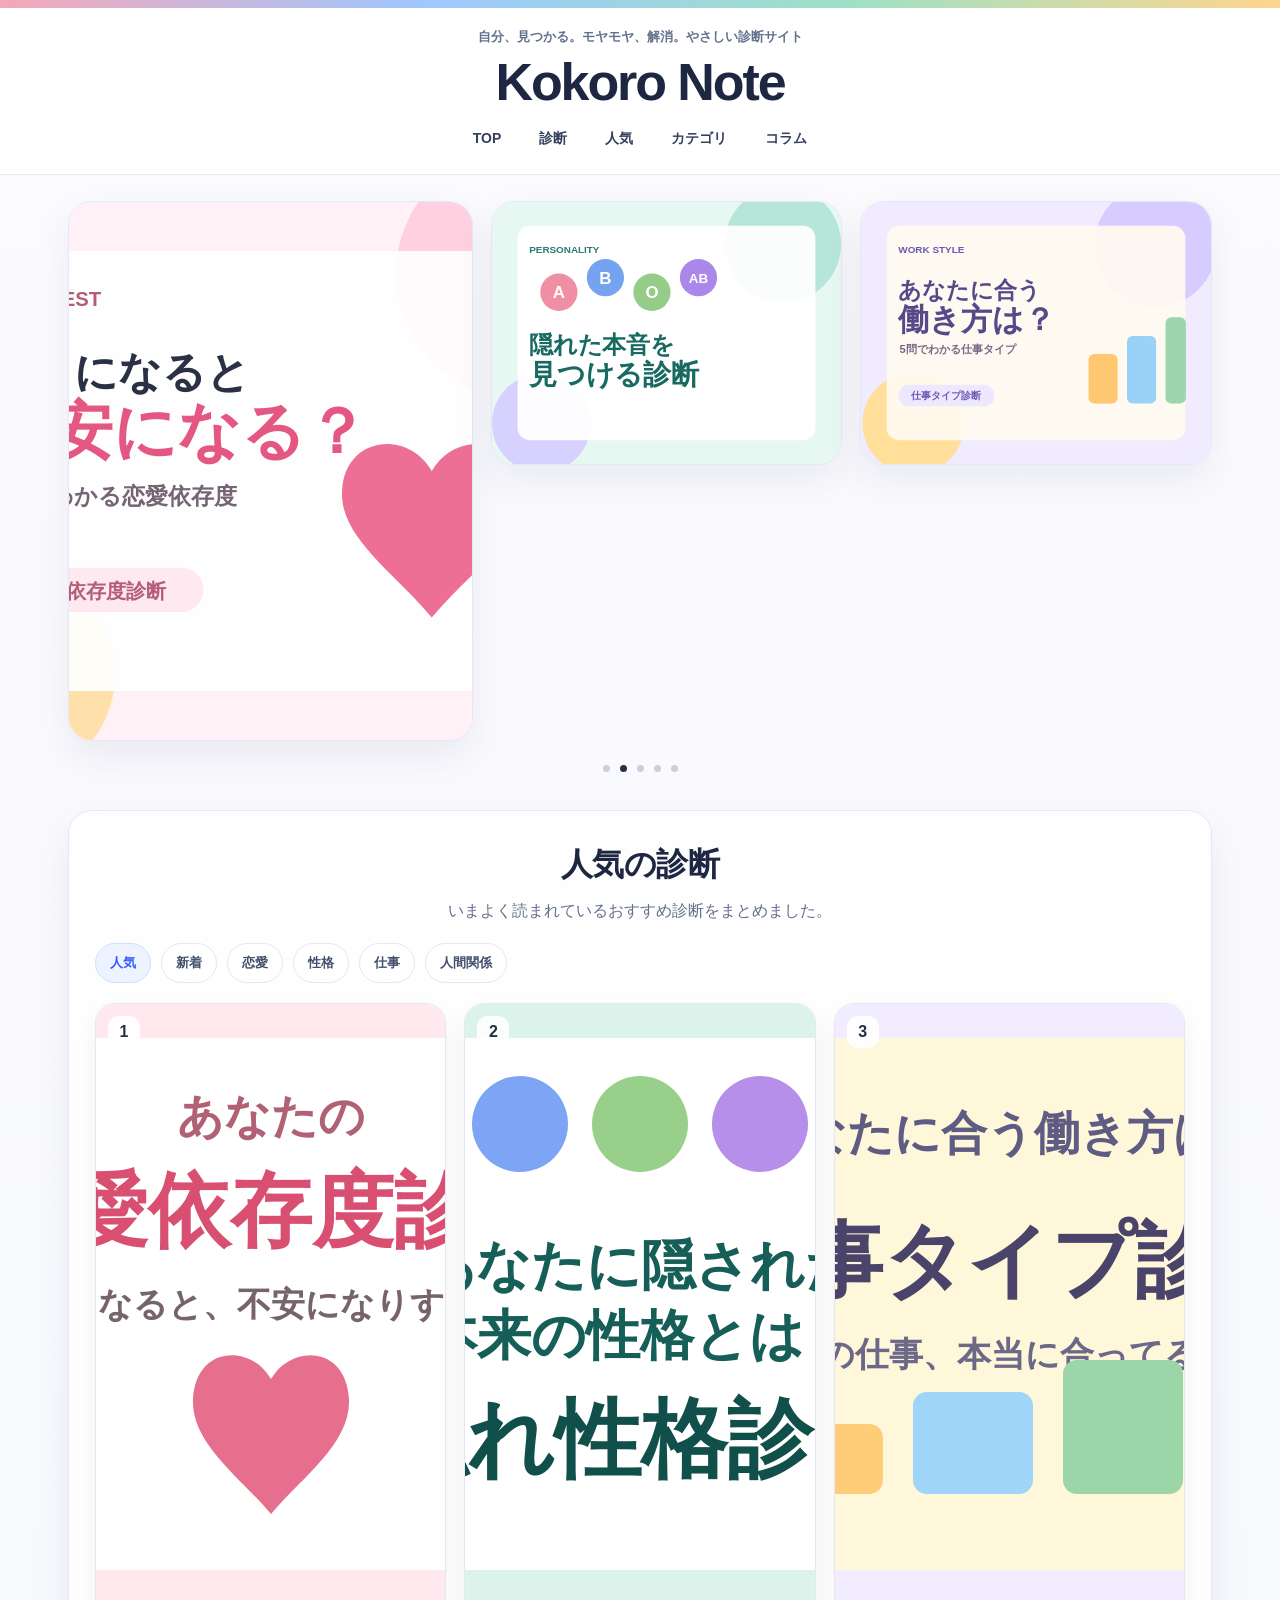
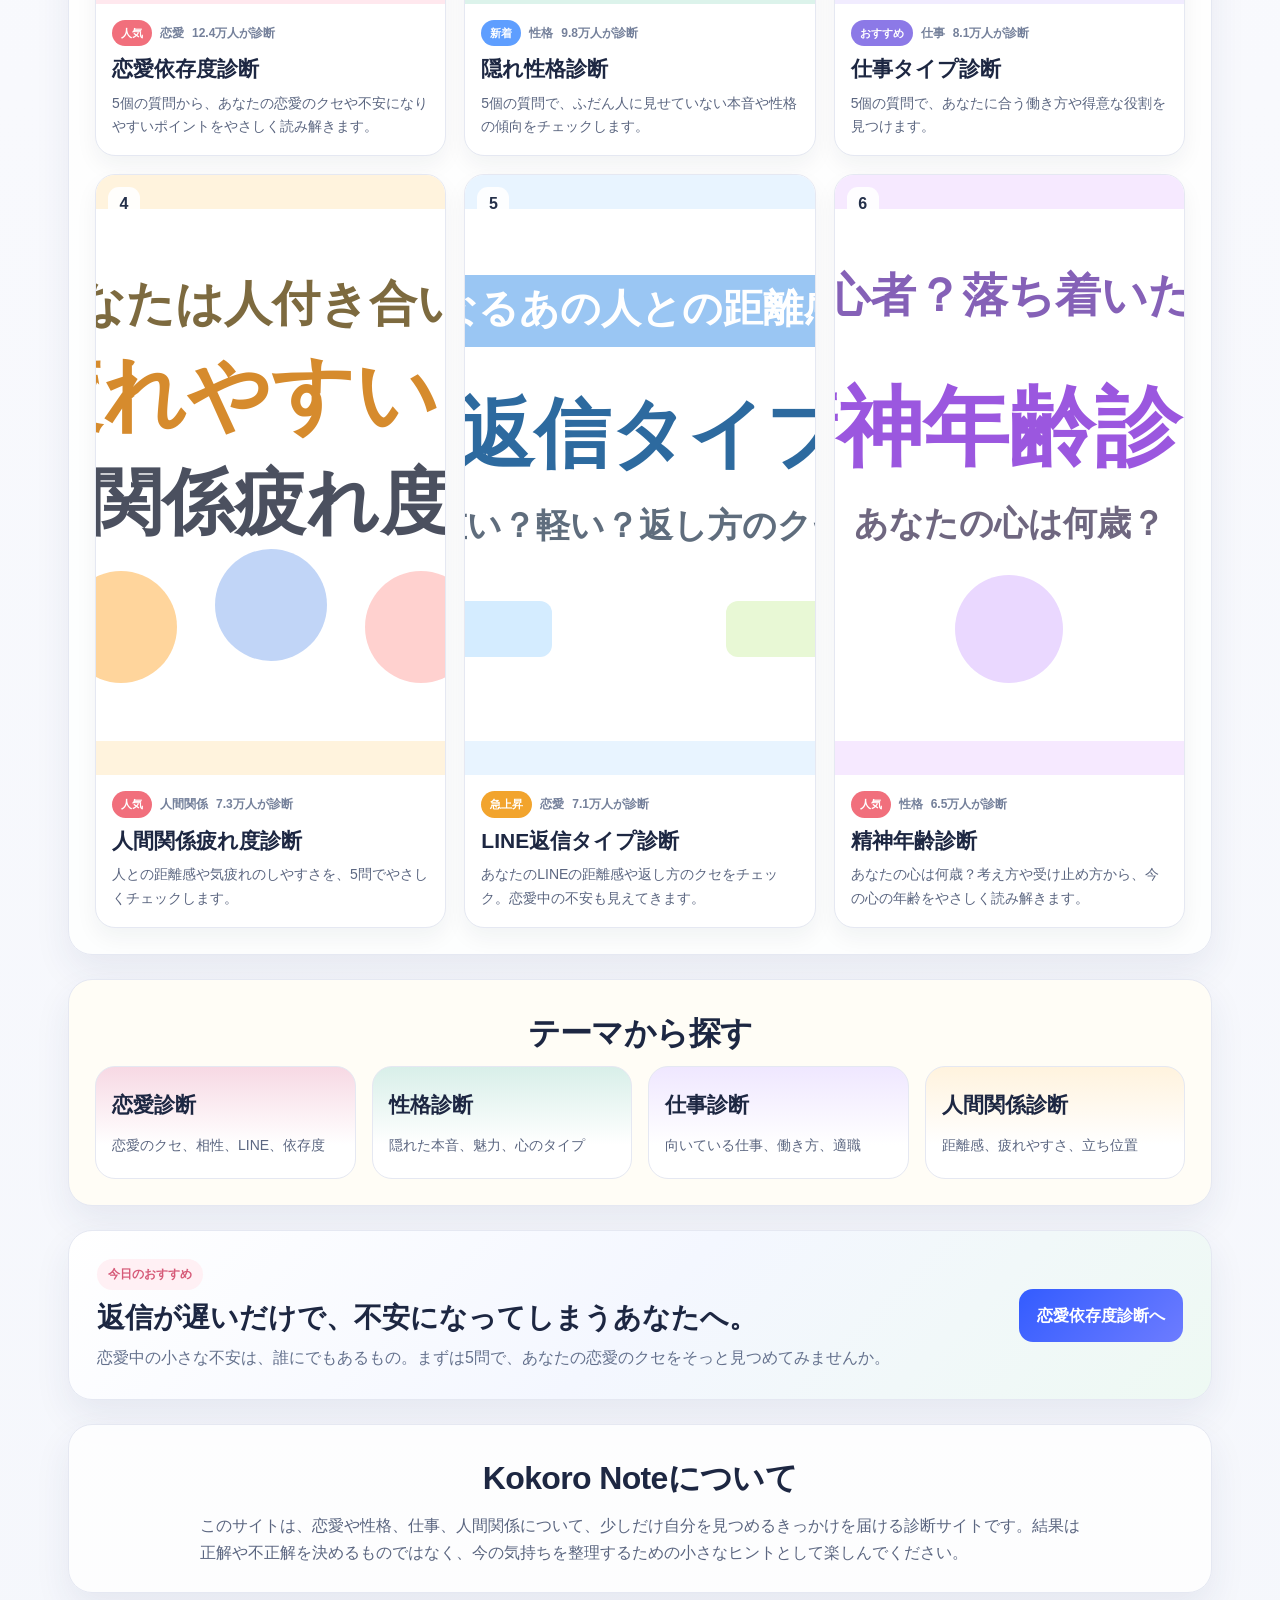
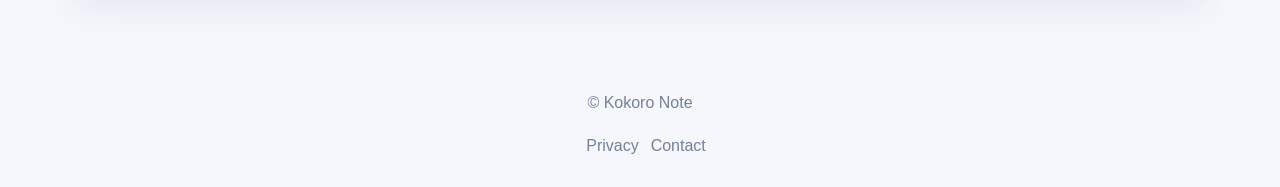
<file: index.html>
<!doctype html>
<html lang="ja">
<head>
<meta charset="utf-8" />
<meta name="viewport" content="width=device-width,initial-scale=1" />
<title>Kokoro Note｜恋愛・性格・仕事の無料診断サイト</title>
<meta name="description" content="恋愛、性格、仕事、人間関係など、気になるテーマから今のあなたをやさしく読み解く無料診断サイトです。" />
<meta name="robots" content="index,follow,max-image-preview:large" />
<link rel="canonical" href="https://your-domain.com/" />
<meta property="og:title" content="Kokoro Note｜無料診断サイト" />
<meta property="og:description" content="恋愛、性格、仕事、人間関係の無料診断サイトです。" />
<meta property="og:image" content="assets/images/banner-love.svg" />
<meta name="twitter:card" content="summary_large_image" />
<link rel="stylesheet" href="style.css" />
</head>
<body>
<div class="top-stripe"></div>
<header class="site-header">
<p class="mini-tagline">自分、見つかる。モヤモヤ、解消。やさしい診断サイト</p>
<a class="logo" href="index.html">Kokoro Note</a>
<nav class="main-nav"><a href="index.html">TOP</a><a href="#ranking">診断</a><a href="#ranking">人気</a><a href="#categories">カテゴリ</a><a href="#about">コラム</a></nav>
</header>
<main class="page-wrap">
<section class="hero-banners" id="hero-banners"></section>
<div class="slider-dots"><span></span><span class="active"></span><span></span><span></span><span></span></div>
<section class="section-block" id="ranking">
<h2 class="section-title">人気の診断</h2>
<p class="section-subtitle">いまよく読まれているおすすめ診断をまとめました。</p>
<div class="chip-row"><button class="chip active">人気</button><button class="chip">新着</button><button class="chip">恋愛</button><button class="chip">性格</button><button class="chip">仕事</button><button class="chip">人間関係</button></div>
<div id="test-grid" class="test-grid"></div>
</section>
<section class="section-block pale" id="categories">
<h2 class="section-title">テーマから探す</h2>
<div class="category-grid">
<a class="category-box love" href="#ranking"><strong>恋愛診断</strong><span>恋愛のクセ、相性、LINE、依存度</span></a>
<a class="category-box personality" href="#ranking"><strong>性格診断</strong><span>隠れた本音、魅力、心のタイプ</span></a>
<a class="category-box work" href="#ranking"><strong>仕事診断</strong><span>向いている仕事、働き方、適職</span></a>
<a class="category-box relationship" href="#ranking"><strong>人間関係診断</strong><span>距離感、疲れやすさ、立ち位置</span></a>
</div>
</section>
<section class="recommend-strip">
<div class="recommend-copy"><span class="recommend-label">今日のおすすめ</span><h3>返信が遅いだけで、不安になってしまうあなたへ。</h3><p>恋愛中の小さな不安は、誰にでもあるもの。まずは5問で、あなたの恋愛のクセをそっと見つめてみませんか。</p></div>
<a class="cta-btn" href="tests/renai-izon.html">恋愛依存度診断へ</a>
</section>
<section class="section-block about-block" id="about">
<h2 class="section-title">Kokoro Noteについて</h2>
<p>このサイトは、恋愛や性格、仕事、人間関係について、少しだけ自分を見つめるきっかけを届ける診断サイトです。結果は正解や不正解を決めるものではなく、今の気持ちを整理するための小さなヒントとして楽しんでください。</p>
</section>
</main>
<footer class="site-footer"><p>© Kokoro Note</p><a href="privacy.html">Privacy</a><a href="contact.html">Contact</a></footer>
<script src="script.js"></script>
</body>
</html>
</file>
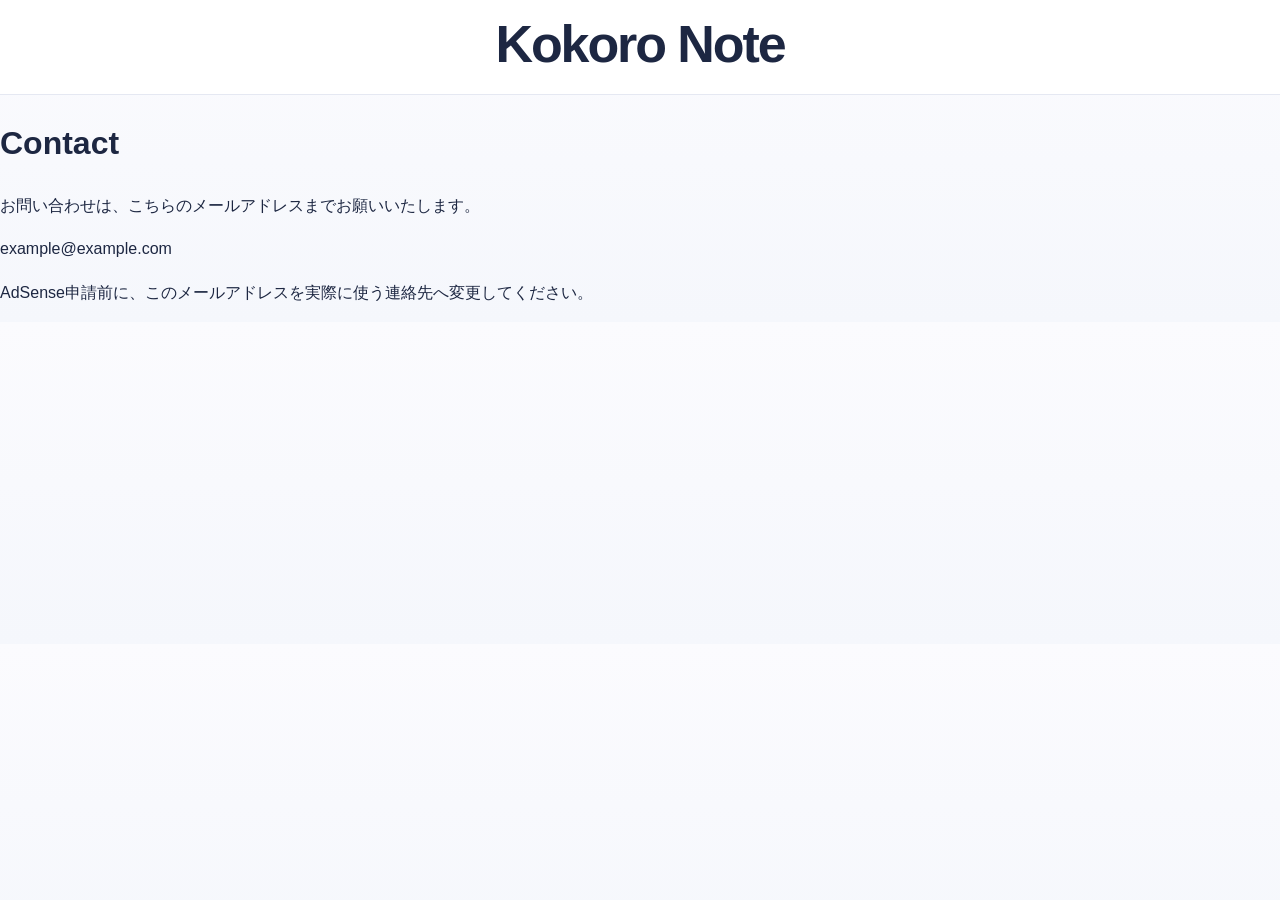
<file: contact.html>
<!doctype html>
<html lang="ja">
<head><meta charset="utf-8"><meta name="viewport" content="width=device-width,initial-scale=1"><title>Contact｜Kokoro Note</title><meta name="robots" content="index,follow"><link rel="stylesheet" href="style.css"></head>
<body><header class="site-header"><a class="logo" href="index.html">Kokoro Note</a></header><main class="section"><div class="about-box"><h1>Contact</h1><p>お問い合わせは、こちらのメールアドレスまでお願いいたします。</p><p>example@example.com</p><p>AdSense申請前に、このメールアドレスを実際に使う連絡先へ変更してください。</p></div></main></body></html>
</file>
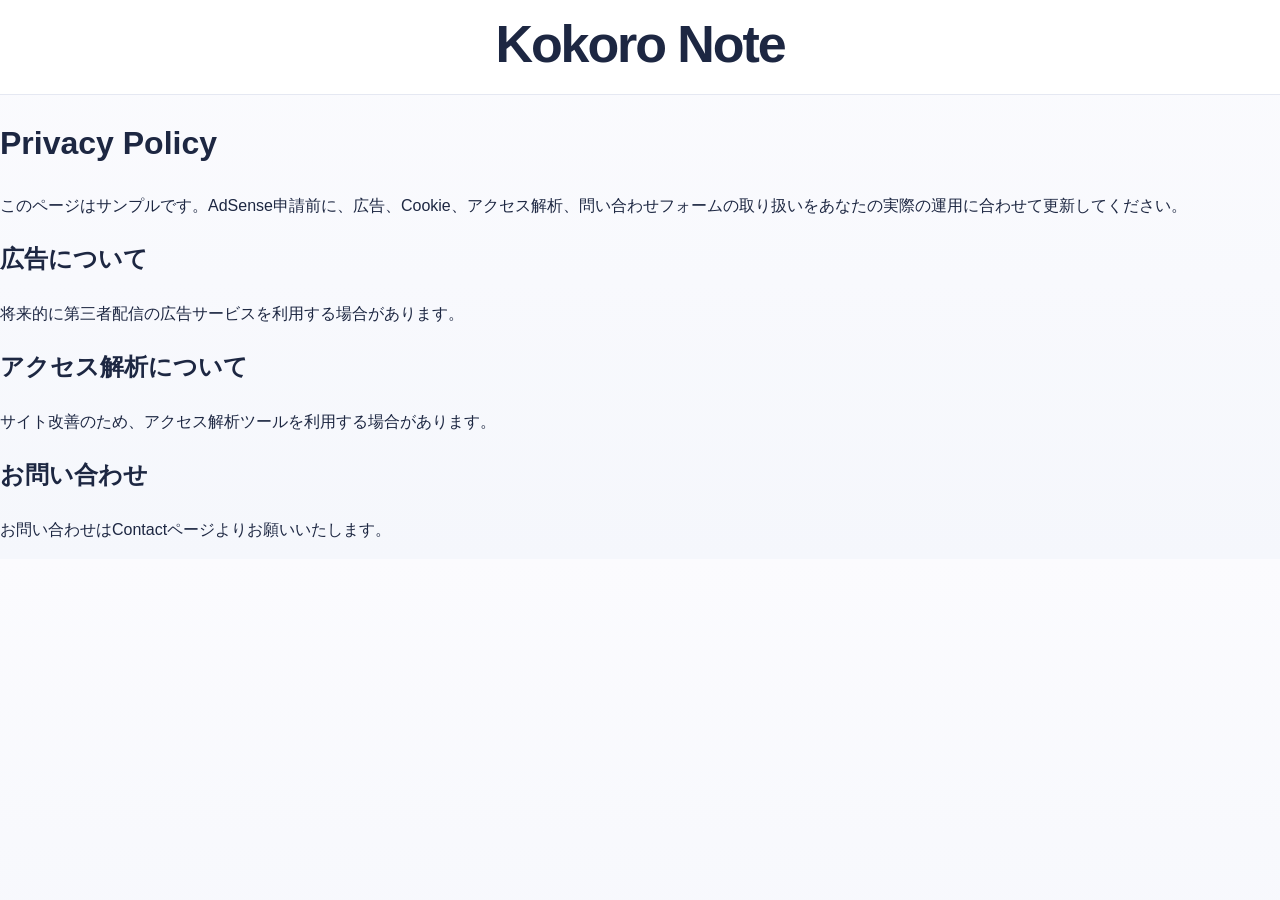
<file: privacy.html>
<!doctype html>
<html lang="ja">
<head><meta charset="utf-8"><meta name="viewport" content="width=device-width,initial-scale=1"><title>Privacy Policy｜Kokoro Note</title><meta name="robots" content="index,follow"><link rel="stylesheet" href="style.css"></head>
<body><header class="site-header"><a class="logo" href="index.html">Kokoro Note</a></header><main class="section"><div class="about-box"><h1>Privacy Policy</h1><p>このページはサンプルです。AdSense申請前に、広告、Cookie、アクセス解析、問い合わせフォームの取り扱いをあなたの実際の運用に合わせて更新してください。</p><h2>広告について</h2><p>将来的に第三者配信の広告サービスを利用する場合があります。</p><h2>アクセス解析について</h2><p>サイト改善のため、アクセス解析ツールを利用する場合があります。</p><h2>お問い合わせ</h2><p>お問い合わせはContactページよりお願いいたします。</p></div></main></body></html>
</file>
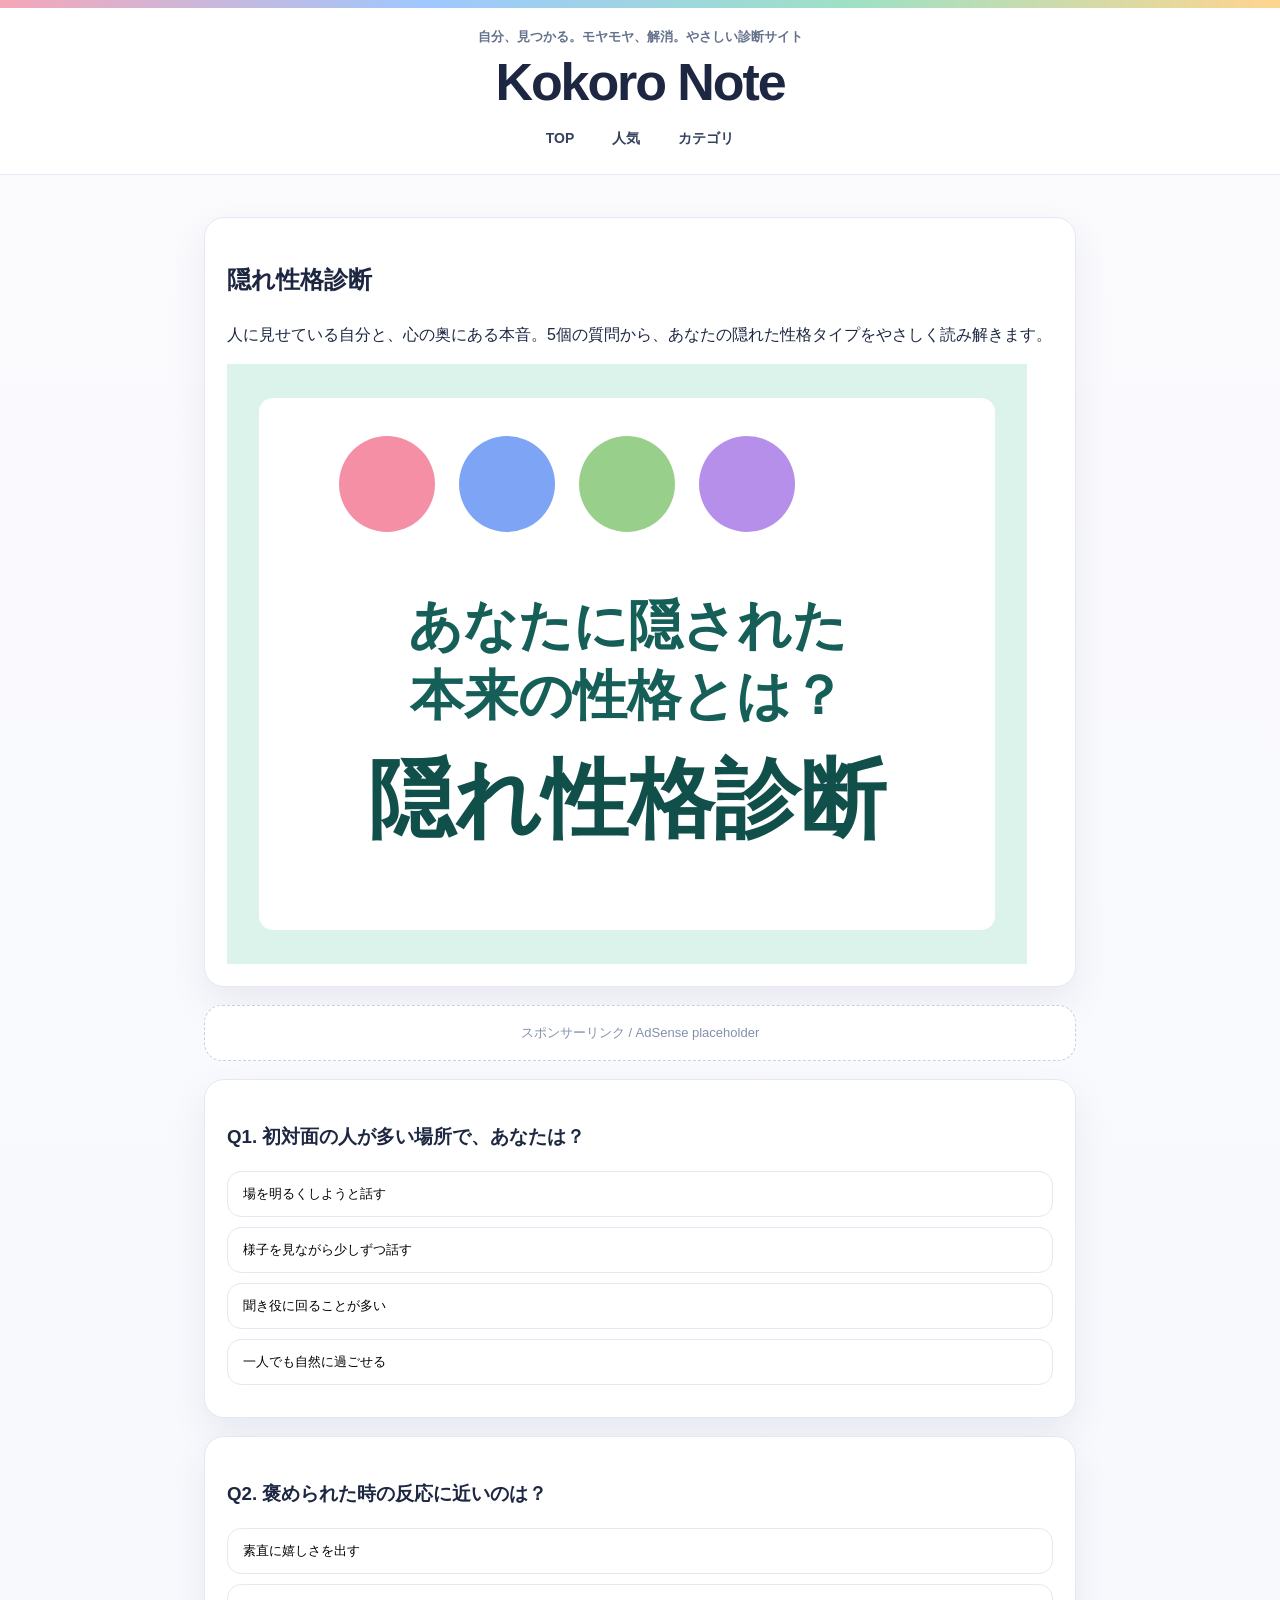
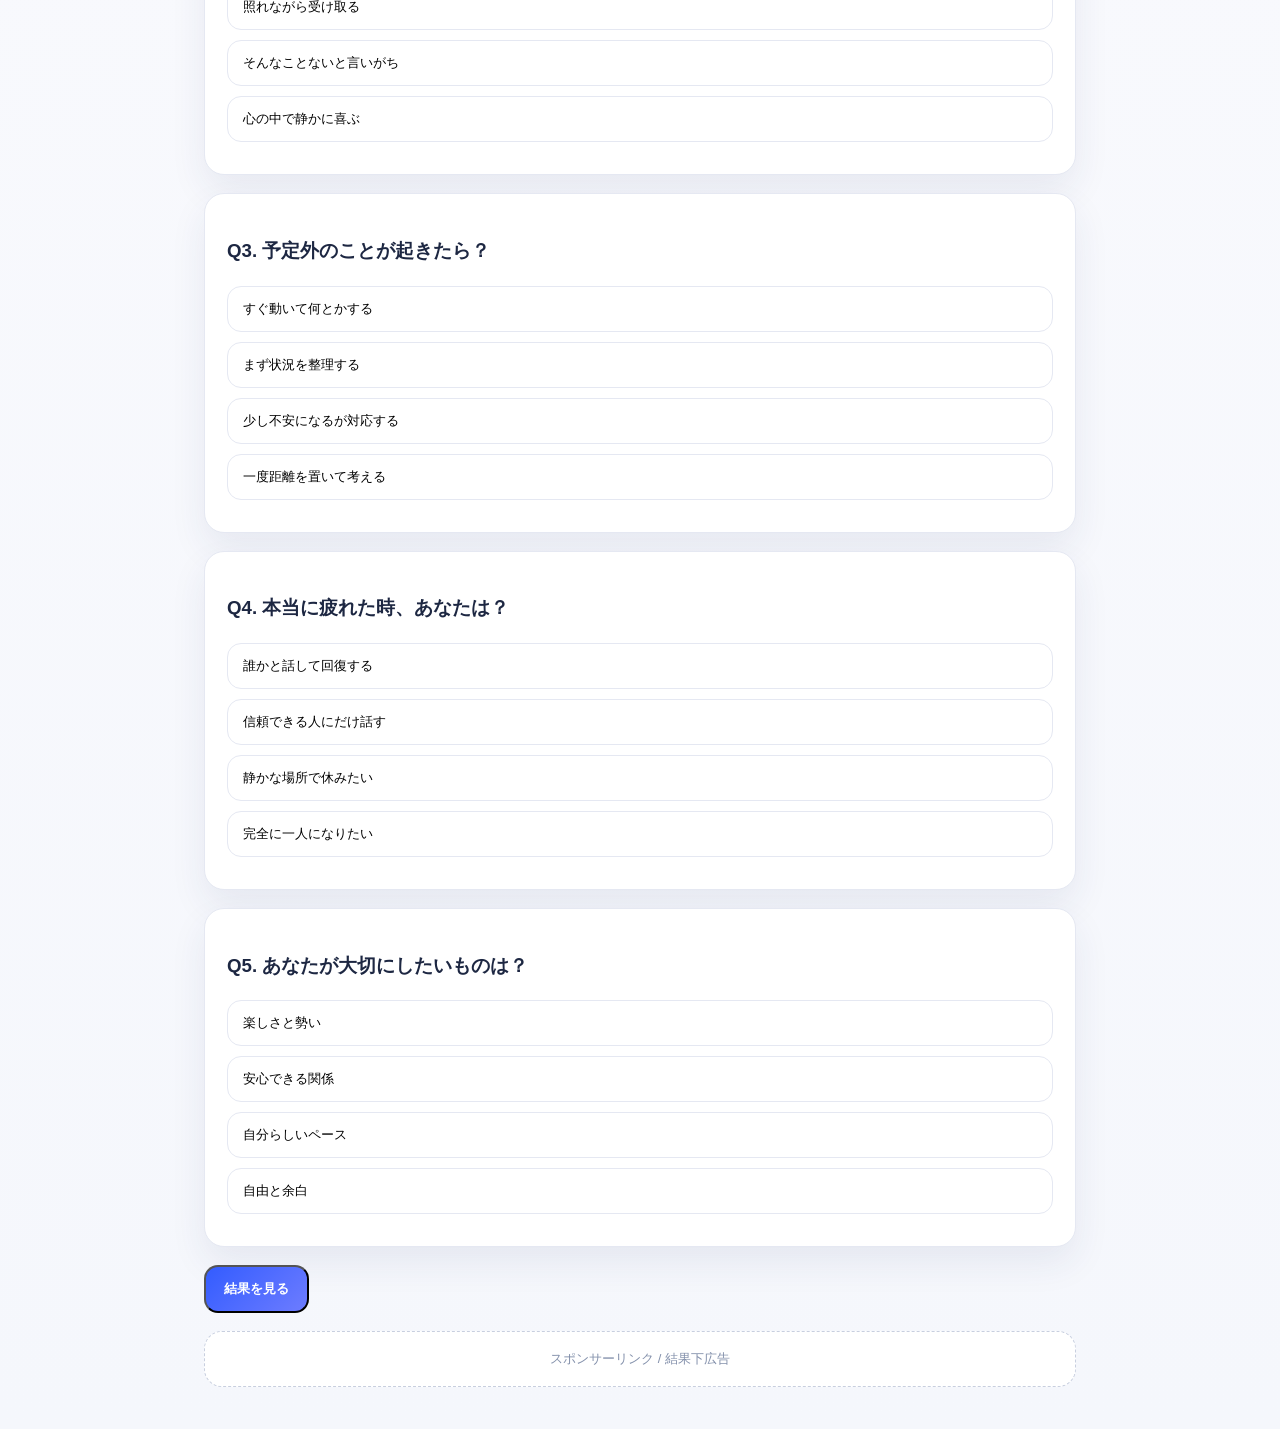
<file: tests/kakure-seikaku.html>
<!doctype html>
<html lang="ja">
<head><meta charset="utf-8" /><meta name="viewport" content="width=device-width, initial-scale=1" /><title>隠れ性格診断｜5問でわかる本当のあなた</title><meta name="description" content="5個の質問で、ふだん人に見せていない本音や性格の傾向をやさしく診断します。" /><link rel="stylesheet" href="../style.css" /></head>
<body class="quiz-page">
<div class="top-stripe"></div>
<header class="site-header"><p class="mini-tagline">自分、見つかる。モヤモヤ、解消。やさしい診断サイト</p><a class="logo" href="../index.html">Kokoro Note</a><nav class="main-nav"><a href="../index.html">TOP</a><a href="../index.html#ranking">人気</a><a href="../index.html#categories">カテゴリ</a></nav></header>
<main>
<section class="quiz-hero"><h1>隠れ性格診断</h1><p class="lead">人に見せている自分と、心の奥にある本音。5個の質問から、あなたの隠れた性格タイプをやさしく読み解きます。</p><img src="../assets/images/thumb-personality.svg" alt="隠れ性格診断のイメージ画像" width="800" height="600" /></section>
<div class="ad-slot">スポンサーリンク / AdSense placeholder</div><form id="quiz"></form><button id="showResult" class="cta-btn" type="button">結果を見る</button><section id="result" class="result-box"></section><div class="ad-slot">スポンサーリンク / 結果下広告</div>
</main>
<script>
const questions=[
{q:'初対面の人が多い場所で、あなたは？',a:[['場を明るくしようと話す','A'],['様子を見ながら少しずつ話す','B'],['聞き役に回ることが多い','C'],['一人でも自然に過ごせる','D']]},
{q:'褒められた時の反応に近いのは？',a:[['素直に嬉しさを出す','A'],['照れながら受け取る','B'],['そんなことないと言いがち','C'],['心の中で静かに喜ぶ','D']]},
{q:'予定外のことが起きたら？',a:[['すぐ動いて何とかする','A'],['まず状況を整理する','B'],['少し不安になるが対応する','C'],['一度距離を置いて考える','D']]},
{q:'本当に疲れた時、あなたは？',a:[['誰かと話して回復する','A'],['信頼できる人にだけ話す','B'],['静かな場所で休みたい','C'],['完全に一人になりたい','D']]},
{q:'あなたが大切にしたいものは？',a:[['楽しさと勢い','A'],['安心できる関係','B'],['自分らしいペース','C'],['自由と余白','D']]}
];
const results={A:{name:'明るさで場を動かすタイプ',text:'あなたの隠れた魅力は、周囲の空気を少し軽くできるところ。表では気楽に見えても、実は人の反応をよく見ている繊細さもあります。勢いだけで頑張りすぎず、自分が安心できる場所も大切にすると、魅力がより自然に出てきます。'},B:{name:'空気を読めるバランスタイプ',text:'あなたは相手や場の雰囲気を見ながら、自然に距離を調整できる人です。強く主張しすぎない分、周りから信頼されやすい一方で、本音を後回しにしがちなところも。小さな希望から言葉にしてみると、もっと楽になります。'},C:{name:'やさしく深く考えるタイプ',text:'あなたは人の気持ちに敏感で、細かな変化にも気づきやすい人です。聞き役になることが多いかもしれませんが、その落ち着きは大きな魅力です。ただし、抱え込みすぎには注意。疲れた時は、無理に明るくしなくても大丈夫です。'},D:{name:'静かな自由を大切にするタイプ',text:'あなたは自分の世界を大切にできる人です。人に流されず、必要な距離を保てる強さがあります。一方で、周りからは少し近寄りにくく見えることも。信頼できる人には、少しだけ感情を見せると関係が深まりやすくなります。'}};
const form=document.querySelector('#quiz');form.innerHTML=questions.map((item,i)=>`<div class="question"><h3>Q${i+1}. ${item.q}</h3>${item.a.map(([text,type])=>`<button type="button" class="option" data-q="${i}" data-type="${type}">${text}</button>`).join('')}</div>`).join('');
document.addEventListener('click',e=>{if(!e.target.classList.contains('option'))return;const q=e.target.dataset.q;document.querySelectorAll(`.option[data-q="${q}"]`).forEach(b=>b.classList.remove('selected'));e.target.classList.add('selected');});
document.querySelector('#showResult').addEventListener('click',()=>{const scores={A:0,B:0,C:0,D:0};document.querySelectorAll('.option.selected').forEach(b=>scores[b.dataset.type]++);if(document.querySelectorAll('.option.selected').length<questions.length){alert('すべての質問に答えてください。');return;}const top=Object.entries(scores).sort((a,b)=>b[1]-a[1])[0][0];const r=results[top];const box=document.querySelector('#result');box.innerHTML=`<h2>${r.name}</h2><p>${r.text}</p><p><a class="cta-btn" href="../index.html#ranking">他の診断を見る</a></p>`;box.classList.add('show');box.scrollIntoView({behavior:'smooth'});});
</script>
</body></html>
</file>
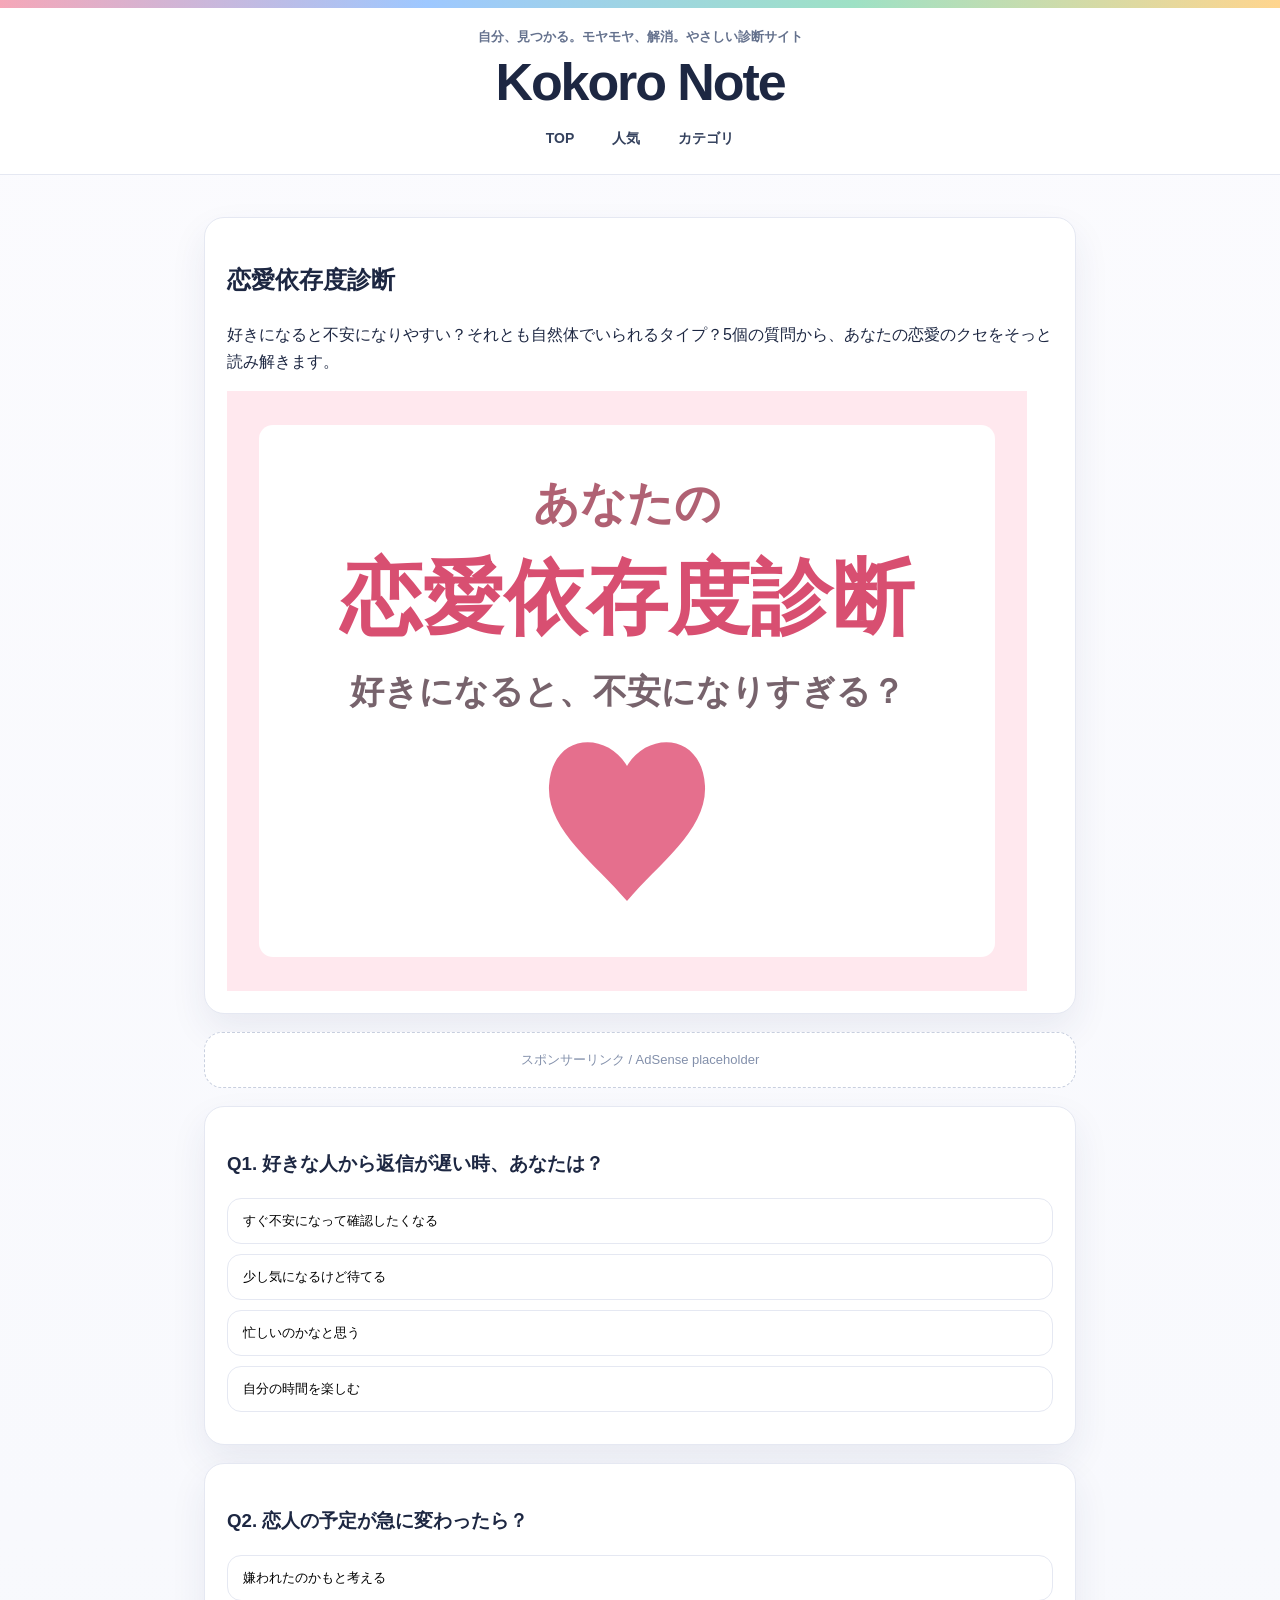
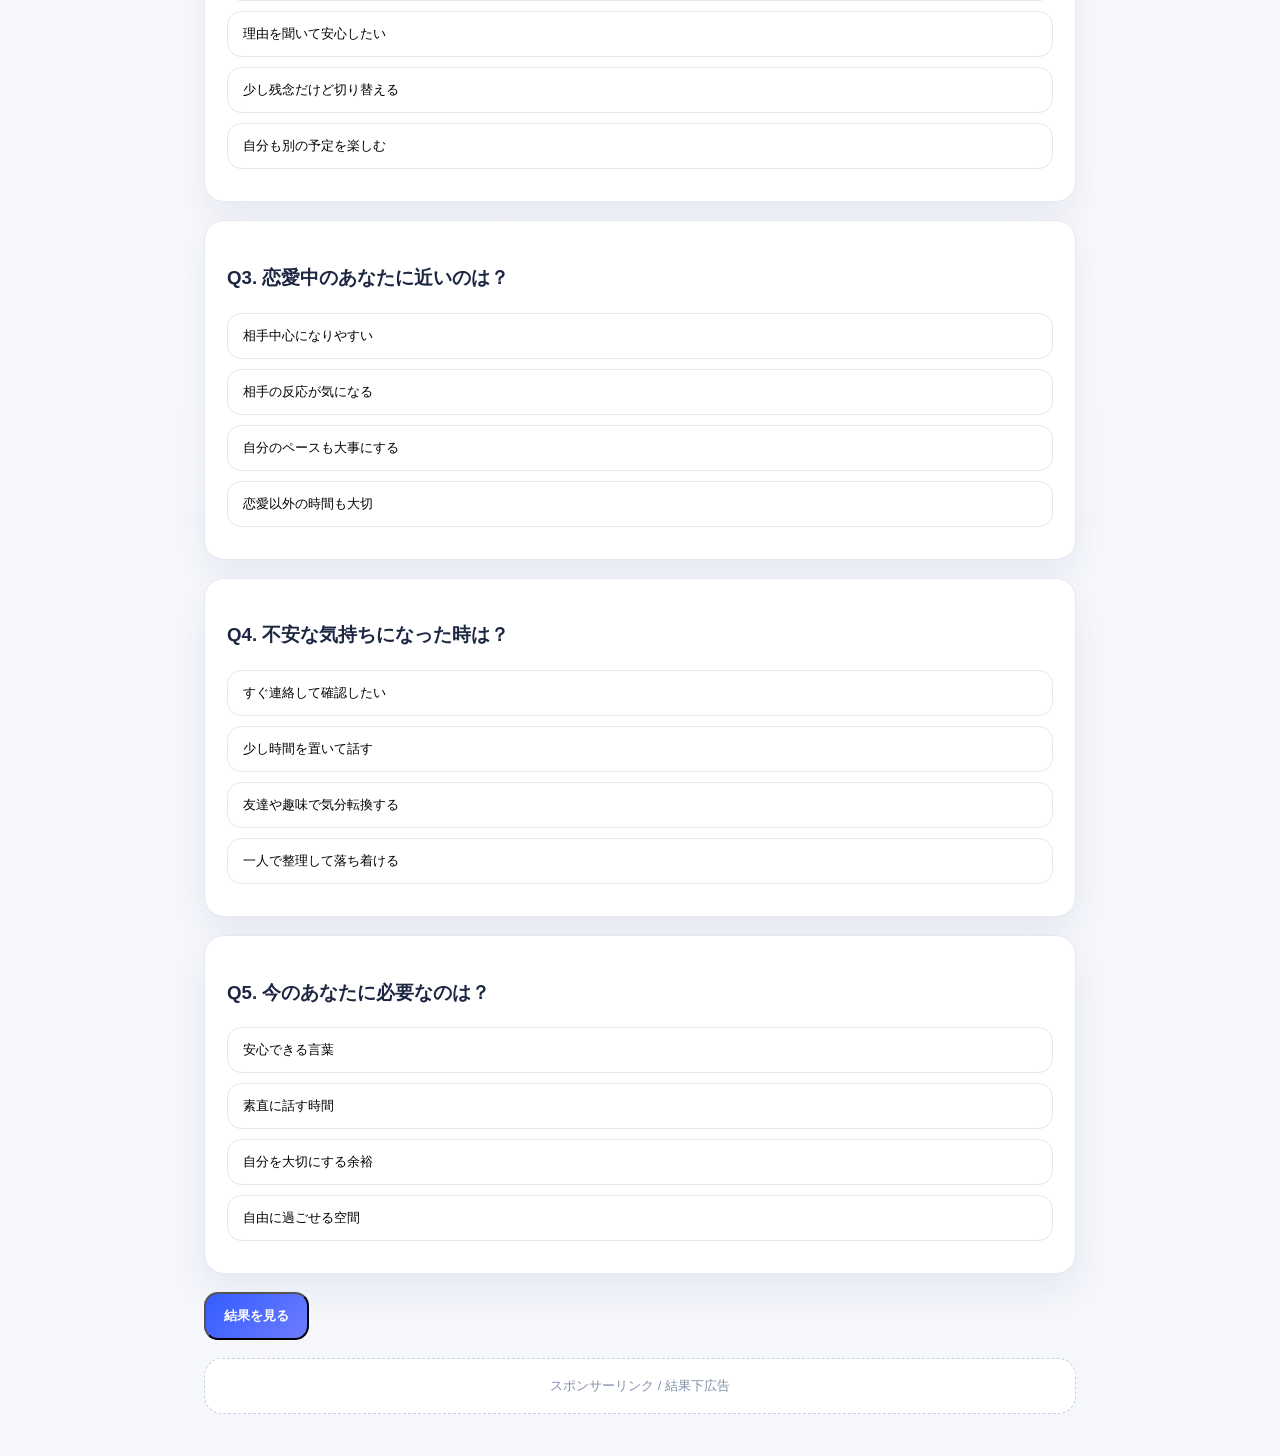
<file: tests/renai-izon.html>
<!doctype html>
<html lang="ja">
<head>
<meta charset="utf-8" />
<meta name="viewport" content="width=device-width, initial-scale=1" />
<title>恋愛依存度診断｜5問でわかるあなたの恋愛傾向</title>
<meta name="description" content="5個の質問から、あなたの恋愛依存度や不安になりやすいポイントをやさしく診断します。" />
<link rel="stylesheet" href="../style.css" />
</head>
<body class="quiz-page">
<div class="top-stripe"></div>
<header class="site-header"><p class="mini-tagline">自分、見つかる。モヤモヤ、解消。やさしい診断サイト</p><a class="logo" href="../index.html">Kokoro Note</a><nav class="main-nav"><a href="../index.html">TOP</a><a href="../index.html#ranking">人気</a><a href="../index.html#categories">カテゴリ</a></nav></header>
<main>
<section class="quiz-hero"><h1>恋愛依存度診断</h1><p class="lead">好きになると不安になりやすい？それとも自然体でいられるタイプ？5個の質問から、あなたの恋愛のクセをそっと読み解きます。</p><img src="../assets/images/thumb-love.svg" alt="恋愛依存度診断のイメージ画像" width="800" height="600" /></section>
<div class="ad-slot">スポンサーリンク / AdSense placeholder</div>
<form id="quiz"></form>
<button id="showResult" class="cta-btn" type="button">結果を見る</button>
<section id="result" class="result-box"></section>
<div class="ad-slot">スポンサーリンク / 結果下広告</div>
</main>
<script>
const questions=[
{q:'好きな人から返信が遅い時、あなたは？',a:[['すぐ不安になって確認したくなる','A'],['少し気になるけど待てる','B'],['忙しいのかなと思う','C'],['自分の時間を楽しむ','D']]},
{q:'恋人の予定が急に変わったら？',a:[['嫌われたのかもと考える','A'],['理由を聞いて安心したい','B'],['少し残念だけど切り替える','C'],['自分も別の予定を楽しむ','D']]},
{q:'恋愛中のあなたに近いのは？',a:[['相手中心になりやすい','A'],['相手の反応が気になる','B'],['自分のペースも大事にする','C'],['恋愛以外の時間も大切','D']]},
{q:'不安な気持ちになった時は？',a:[['すぐ連絡して確認したい','A'],['少し時間を置いて話す','B'],['友達や趣味で気分転換する','C'],['一人で整理して落ち着ける','D']]},
{q:'今のあなたに必要なのは？',a:[['安心できる言葉','A'],['素直に話す時間','B'],['自分を大切にする余裕','C'],['自由に過ごせる空間','D']]}
];
const results={A:{name:'深く想いすぎるタイプ',text:'あなたは好きな人をとても大切にできる人。だからこそ、相手の小さな変化にも心が揺れやすい傾向があります。恋愛が生活の中心になりすぎる前に、自分の時間も少しずつ大切にしてみましょう。'},B:{name:'少し不安になりやすいタイプ',text:'あなたは恋愛に対してまっすぐで、相手との距離感を大切にしたい人です。不安を我慢しすぎず、安心したい気持ちをやさしく言葉にできると、もっと楽になります。'},C:{name:'自然体で向き合えるタイプ',text:'あなたは恋愛と自分の時間のバランスを比較的うまく取れる人です。必要以上に振り回されすぎない落ち着きがあります。嬉しいことや寂しいことを少しだけ言葉にすると、関係はもっと温かくなります。'},D:{name:'自由を大切にするタイプ',text:'あなたは恋愛に縛られすぎず、自分の世界を大切にできる人です。依存しすぎない姿勢は健やかですが、時々は好意をわかりやすく伝えることで、より安定した関係を築けます。'}};
const form=document.querySelector('#quiz');
form.innerHTML=questions.map((item,i)=>`<div class="question"><h3>Q${i+1}. ${item.q}</h3>${item.a.map(([text,type])=>`<button type="button" class="option" data-q="${i}" data-type="${type}">${text}</button>`).join('')}</div>`).join('');
document.addEventListener('click',e=>{if(!e.target.classList.contains('option'))return;const q=e.target.dataset.q;document.querySelectorAll(`.option[data-q="${q}"]`).forEach(b=>b.classList.remove('selected'));e.target.classList.add('selected');});
document.querySelector('#showResult').addEventListener('click',()=>{const scores={A:0,B:0,C:0,D:0};document.querySelectorAll('.option.selected').forEach(b=>scores[b.dataset.type]++);if(document.querySelectorAll('.option.selected').length<questions.length){alert('すべての質問に答えてください。');return;}const top=Object.entries(scores).sort((a,b)=>b[1]-a[1])[0][0];const r=results[top];const box=document.querySelector('#result');box.innerHTML=`<h2>${r.name}</h2><p>${r.text}</p><p><a class="cta-btn" href="../index.html#ranking">他の診断を見る</a></p>`;box.classList.add('show');box.scrollIntoView({behavior:'smooth'});});
</script>
</body>
</html>
</file>
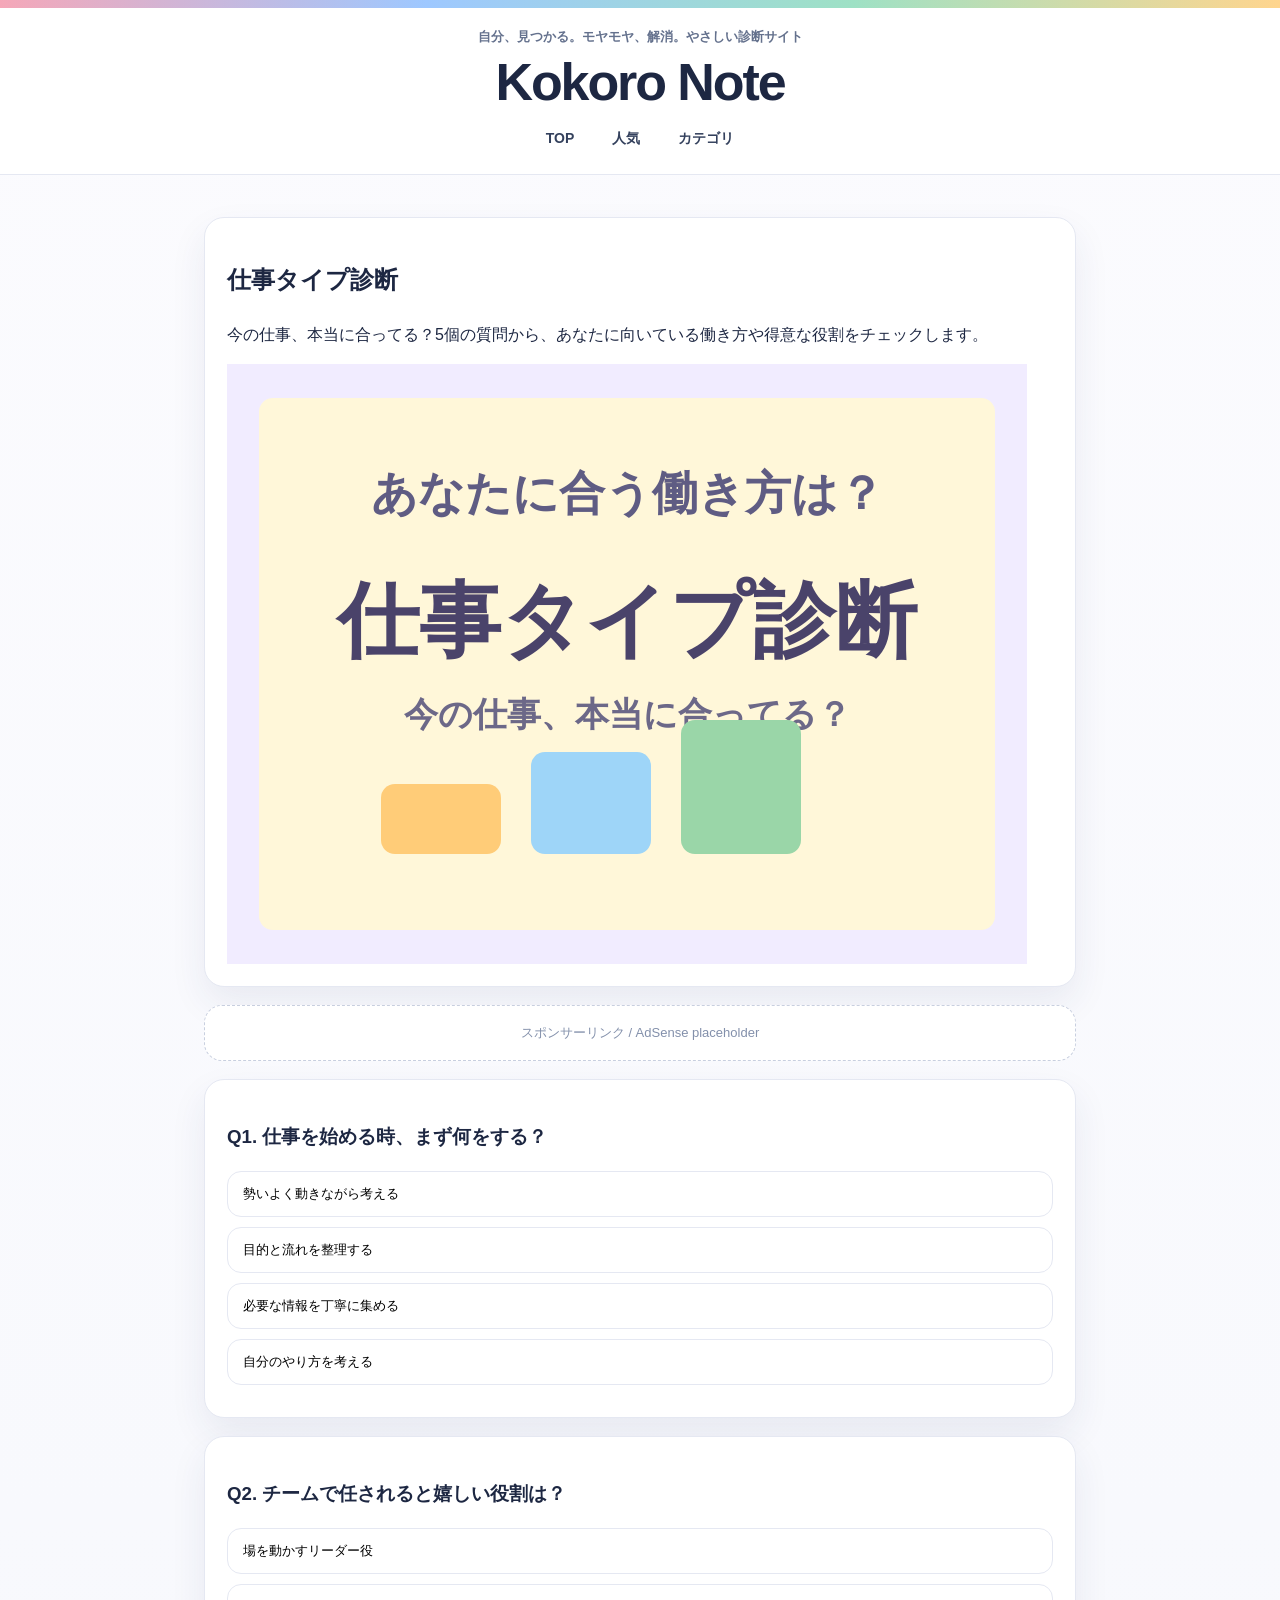
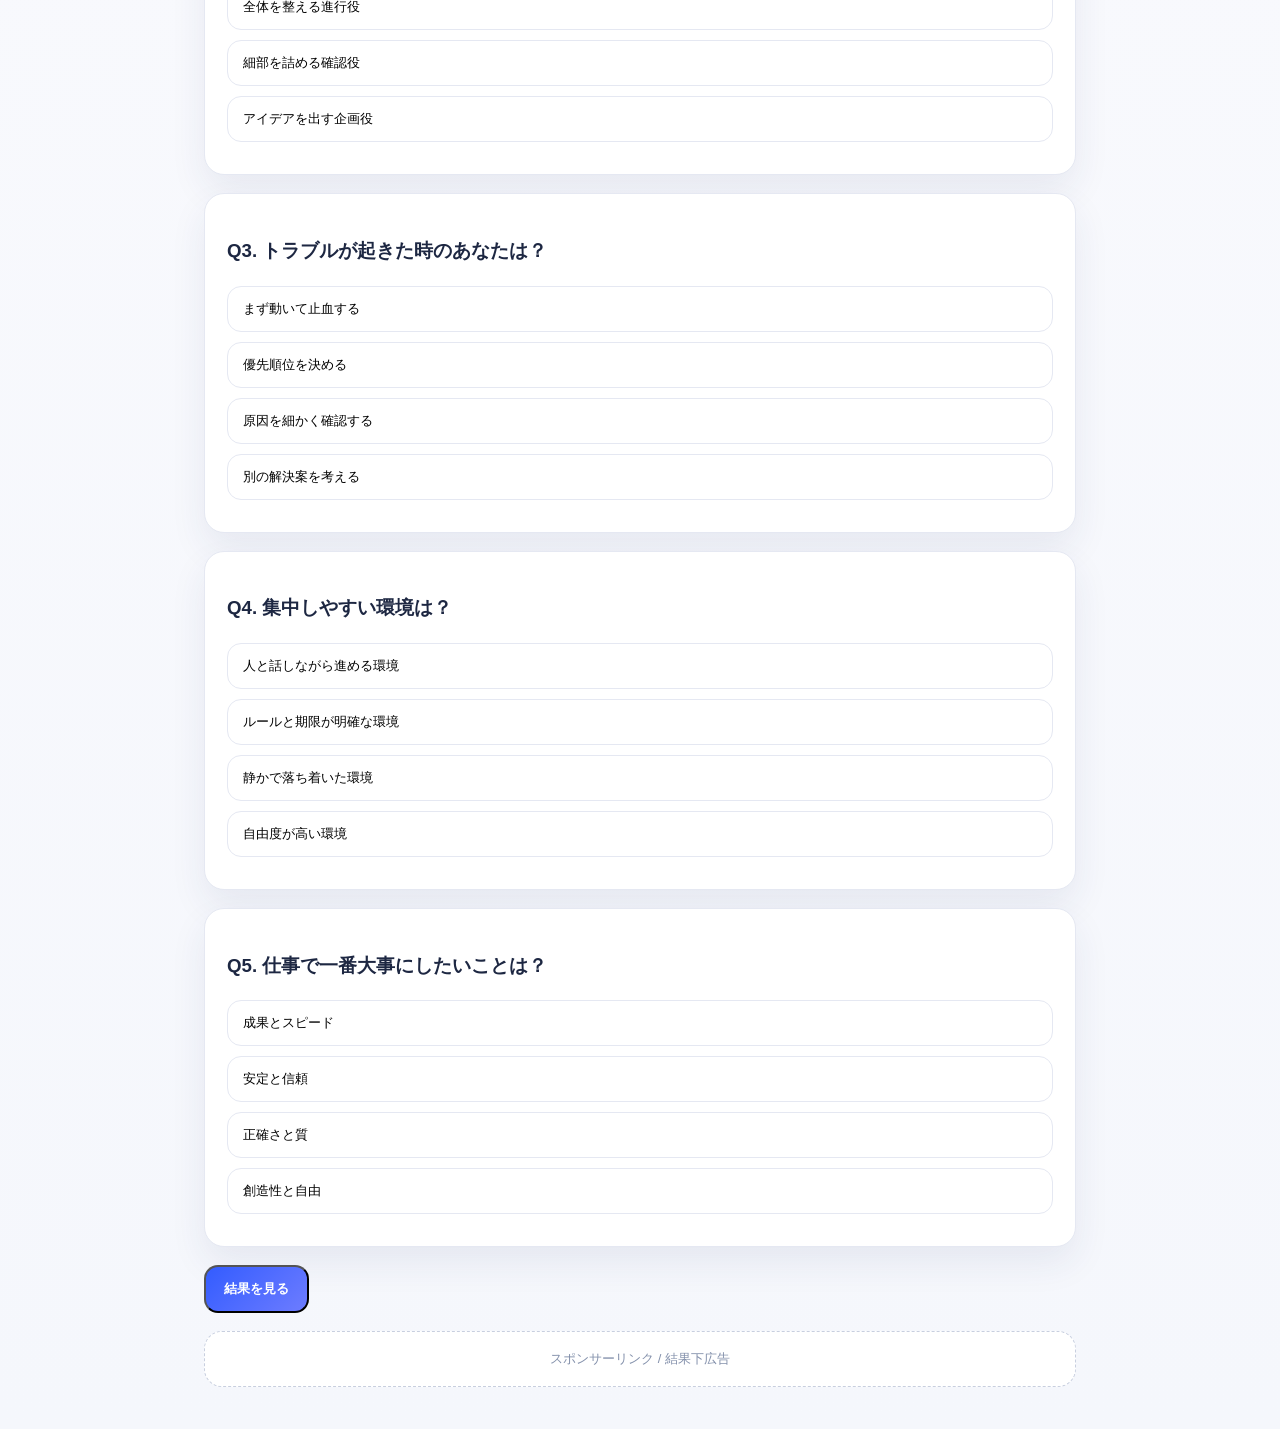
<file: tests/shigoto-type.html>
<!doctype html>
<html lang="ja">
<head><meta charset="utf-8" /><meta name="viewport" content="width=device-width, initial-scale=1" /><title>仕事タイプ診断｜5問でわかる向いている働き方</title><meta name="description" content="5個の質問で、あなたに合う働き方や得意な役割をやさしく診断します。" /><link rel="stylesheet" href="../style.css" /></head>
<body class="quiz-page">
<div class="top-stripe"></div>
<header class="site-header"><p class="mini-tagline">自分、見つかる。モヤモヤ、解消。やさしい診断サイト</p><a class="logo" href="../index.html">Kokoro Note</a><nav class="main-nav"><a href="../index.html">TOP</a><a href="../index.html#ranking">人気</a><a href="../index.html#categories">カテゴリ</a></nav></header>
<main>
<section class="quiz-hero"><h1>仕事タイプ診断</h1><p class="lead">今の仕事、本当に合ってる？5個の質問から、あなたに向いている働き方や得意な役割をチェックします。</p><img src="../assets/images/thumb-work.svg" alt="仕事タイプ診断のイメージ画像" width="800" height="600" /></section>
<div class="ad-slot">スポンサーリンク / AdSense placeholder</div><form id="quiz"></form><button id="showResult" class="cta-btn" type="button">結果を見る</button><section id="result" class="result-box"></section><div class="ad-slot">スポンサーリンク / 結果下広告</div>
</main>
<script>
const questions=[
{q:'仕事を始める時、まず何をする？',a:[['勢いよく動きながら考える','A'],['目的と流れを整理する','B'],['必要な情報を丁寧に集める','C'],['自分のやり方を考える','D']]},
{q:'チームで任されると嬉しい役割は？',a:[['場を動かすリーダー役','A'],['全体を整える進行役','B'],['細部を詰める確認役','C'],['アイデアを出す企画役','D']]},
{q:'トラブルが起きた時のあなたは？',a:[['まず動いて止血する','A'],['優先順位を決める','B'],['原因を細かく確認する','C'],['別の解決案を考える','D']]},
{q:'集中しやすい環境は？',a:[['人と話しながら進める環境','A'],['ルールと期限が明確な環境','B'],['静かで落ち着いた環境','C'],['自由度が高い環境','D']]},
{q:'仕事で一番大事にしたいことは？',a:[['成果とスピード','A'],['安定と信頼','B'],['正確さと質','C'],['創造性と自由','D']]}
];
const results={A:{name:'突破力のあるアクションタイプ',text:'あなたは考えすぎる前に動ける人です。スピード感が必要な場面や、停滞した状況を前に進める役割で力を発揮しやすいタイプ。勢いが魅力ですが、走りながらでも一度だけ目的を確認すると、成果がさらに安定します。'},B:{name:'全体を整えるマネジメントタイプ',text:'あなたは状況を整理し、周囲が動きやすい形にするのが得意です。進行管理、調整、チームの橋渡しで価値を出しやすいタイプ。自分だけで抱え込みすぎず、役割を分ける意識を持つとさらに強くなります。'},C:{name:'質を守るプロフェッショナルタイプ',text:'あなたは細かな違和感に気づける人です。確認、分析、品質管理、専門性が求められる仕事で強みが出やすいタイプ。完璧を求めすぎると疲れやすいので、十分に良いラインを決めて進めるのがポイントです。'},D:{name:'発想で広げるクリエイティブタイプ',text:'あなたは決められた型に収まるより、自分なりの切り口を見つける方が得意です。企画、改善、表現、アイデア出しで魅力が出やすいタイプ。自由だけでなく、締切や条件を味方にすると実現力が上がります。'}};
const form=document.querySelector('#quiz');form.innerHTML=questions.map((item,i)=>`<div class="question"><h3>Q${i+1}. ${item.q}</h3>${item.a.map(([text,type])=>`<button type="button" class="option" data-q="${i}" data-type="${type}">${text}</button>`).join('')}</div>`).join('');
document.addEventListener('click',e=>{if(!e.target.classList.contains('option'))return;const q=e.target.dataset.q;document.querySelectorAll(`.option[data-q="${q}"]`).forEach(b=>b.classList.remove('selected'));e.target.classList.add('selected');});
document.querySelector('#showResult').addEventListener('click',()=>{const scores={A:0,B:0,C:0,D:0};document.querySelectorAll('.option.selected').forEach(b=>scores[b.dataset.type]++);if(document.querySelectorAll('.option.selected').length<questions.length){alert('すべての質問に答えてください。');return;}const top=Object.entries(scores).sort((a,b)=>b[1]-a[1])[0][0];const r=results[top];const box=document.querySelector('#result');box.innerHTML=`<h2>${r.name}</h2><p>${r.text}</p><p><a class="cta-btn" href="../index.html#ranking">他の診断を見る</a></p>`;box.classList.add('show');box.scrollIntoView({behavior:'smooth'});});
</script>
</body></html>
</file>
<file: style.css>
:root{--bg:#f7f8fc;--surface:#fff;--text:#1d2742;--muted:#64718d;--line:#e5e8f2;--shadow:0 16px 36px rgba(33,49,99,.08);--blue:#335cff;--pink:#f7d9e4;--mint:#d8efe9;--purple:#efe7ff;--sand:#fff3de}*{box-sizing:border-box}body{margin:0;background:linear-gradient(180deg,#fbfbfe,#f5f7fc);color:var(--text);font-family:Arial,'Hiragino Kaku Gothic ProN','Yu Gothic',Meiryo,sans-serif;line-height:1.7}a{text-decoration:none;color:inherit}img{max-width:100%;display:block}.top-stripe{height:8px;background:linear-gradient(90deg,#f5a7b8,#9ec8ff,#9ee1c5,#ffd58e)}.site-header{background:rgba(255,255,255,.92);backdrop-filter:blur(16px);border-bottom:1px solid var(--line);text-align:center;padding:18px 20px 14px;position:sticky;top:0;z-index:20}.mini-tagline{margin:0 0 8px;color:var(--muted);font-size:13px;font-weight:800}.logo{display:inline-block;font-size:52px;line-height:1;font-weight:900;letter-spacing:-.04em;color:var(--text);margin-bottom:10px}.main-nav{display:flex;justify-content:center;gap:10px;flex-wrap:wrap}.main-nav a{padding:9px 14px;border-radius:999px;font-size:14px;font-weight:800;color:#34415d}.main-nav a:hover{background:#f0f3fa}.page-wrap{max-width:1180px;margin:0 auto;padding:26px 18px 52px}.hero-banners{display:grid;grid-template-columns:1.15fr 1fr 1fr;gap:18px;align-items:stretch}.hero-banner{position:relative;min-height:260px;background:#fff;border:1px solid var(--line);border-radius:24px;overflow:hidden;box-shadow:var(--shadow);transition:.2s ease}.hero-banner:hover,.test-card:hover{transform:translateY(-3px);box-shadow:0 20px 44px rgba(33,49,99,.12)}.hero-banner:first-child{grid-row:span 2;min-height:540px}.hero-banner img{width:100%;height:100%;object-fit:cover}.slider-dots{text-align:center;padding:12px 0 6px}.slider-dots span{display:inline-block;width:7px;height:7px;border-radius:50%;background:#c8d0df;margin:0 5px}.slider-dots .active{background:#24304a}.section-block{background:rgba(255,255,255,.82);border:1px solid var(--line);border-radius:24px;padding:26px;margin-top:24px;box-shadow:var(--shadow)}.section-block.pale{background:#fffdf6}.section-title{text-align:center;font-size:32px;margin:0 0 6px;font-weight:900;letter-spacing:-.02em}.section-subtitle{text-align:center;color:var(--muted);margin:0 0 18px}.chip-row{display:flex;gap:10px;flex-wrap:wrap;margin-bottom:20px}.chip{border:1px solid var(--line);background:#fff;border-radius:999px;padding:10px 14px;font-weight:800;color:#42506d}.chip.active{background:#edf3ff;color:var(--blue);border-color:#cfe0ff}.test-grid{display:grid;grid-template-columns:repeat(3,1fr);gap:18px}.test-card{background:#fff;border:1px solid var(--line);border-radius:20px;overflow:hidden;box-shadow:0 10px 22px rgba(21,31,60,.05);transition:.2s ease}.test-thumb{position:relative}.test-thumb img{width:100%;aspect-ratio:4/3;object-fit:cover}.card-rank{position:absolute;top:12px;left:12px;min-width:32px;height:32px;border-radius:11px;background:rgba(255,255,255,.92);display:grid;place-items:center;font-weight:900;color:#24304a}.test-card-content{padding:16px}.meta-row{display:flex;gap:8px;align-items:center;flex-wrap:wrap;margin-bottom:9px}.badge{display:inline-flex;border-radius:999px;padding:4px 9px;font-size:11px;font-weight:900;color:#fff;background:#f16f7c}.new{background:#5e9eff}.rise{background:#f2a42d}.recommend{background:#8c79e7}.category-label,.views{font-size:12px;color:#75819b;font-weight:700}.test-card h3{font-size:21px;line-height:1.35;margin:0 0 8px}.test-card p{margin:0;color:#5b6680;font-size:14px}.category-grid{display:grid;grid-template-columns:repeat(4,1fr);gap:16px}.category-box{display:block;padding:20px 16px;border-radius:20px;border:1px solid var(--line);background:#fff}.category-box strong{display:block;font-size:21px;margin-bottom:8px}.category-box span{color:#5b6680;font-size:14px}.love{background:linear-gradient(180deg,var(--pink),#fff 70%)}.personality{background:linear-gradient(180deg,var(--mint),#fff 70%)}.work{background:linear-gradient(180deg,var(--purple),#fff 70%)}.relationship{background:linear-gradient(180deg,var(--sand),#fff 70%)}.recommend-strip{display:flex;justify-content:space-between;gap:18px;align-items:center;background:linear-gradient(135deg,#fff,#f4f7ff,#eef9f3);border:1px solid var(--line);border-radius:24px;padding:28px;margin-top:24px;box-shadow:var(--shadow)}.recommend-label{display:inline-flex;background:#fff0f4;color:#d65a78;border-radius:999px;padding:5px 11px;font-size:12px;font-weight:900}.recommend-strip h3{font-size:28px;line-height:1.3;margin:10px 0 8px}.recommend-strip p{color:var(--muted);margin:0}.cta-btn{display:inline-flex;background:linear-gradient(135deg,#335cff,#6d7cff);color:#fff;border-radius:14px;padding:13px 18px;font-weight:900;white-space:nowrap}.about-block p{max-width:880px;margin:0 auto;color:#5b6680}.site-footer{text-align:center;padding:28px;color:#74809a}.site-footer a{margin-left:12px}.quiz-page main{max-width:920px;margin:auto;padding:24px}.quiz-hero,.question,.result-box{background:#fff;border:1px solid var(--line);border-radius:20px;padding:22px;margin:18px 0;box-shadow:var(--shadow)}.option{display:block;width:100%;text-align:left;border:1px solid var(--line);border-radius:14px;background:#fff;padding:13px 15px;margin:10px 0;cursor:pointer}.option.selected{background:#edf4ff;border-color:#bfd4ff}.result-box{display:none}.result-box.show{display:block}.ad-slot{border:1px dashed #c8cfdf;border-radius:18px;padding:16px;text-align:center;color:#8390ab;background:#fff;margin:18px 0;font-size:13px}@media(max-width:980px){.hero-banners{grid-template-columns:1fr 1fr}.hero-banner:first-child{grid-column:span 2;grid-row:auto;min-height:360px}.test-grid{grid-template-columns:repeat(2,1fr)}.category-grid{grid-template-columns:repeat(2,1fr)}.recommend-strip{flex-direction:column;align-items:flex-start}}@media(max-width:640px){.logo{font-size:38px}.page-wrap{padding:18px 12px}.hero-banners,.test-grid,.category-grid{grid-template-columns:1fr}.hero-banner:first-child{grid-column:auto;min-height:280px}.hero-banner{min-height:230px}.section-block,.recommend-strip{padding:18px;border-radius:20px}.section-title{font-size:27px}.recommend-strip h3{font-size:23px}.main-nav a{font-size:13px;padding:8px 10px}}
</file>
